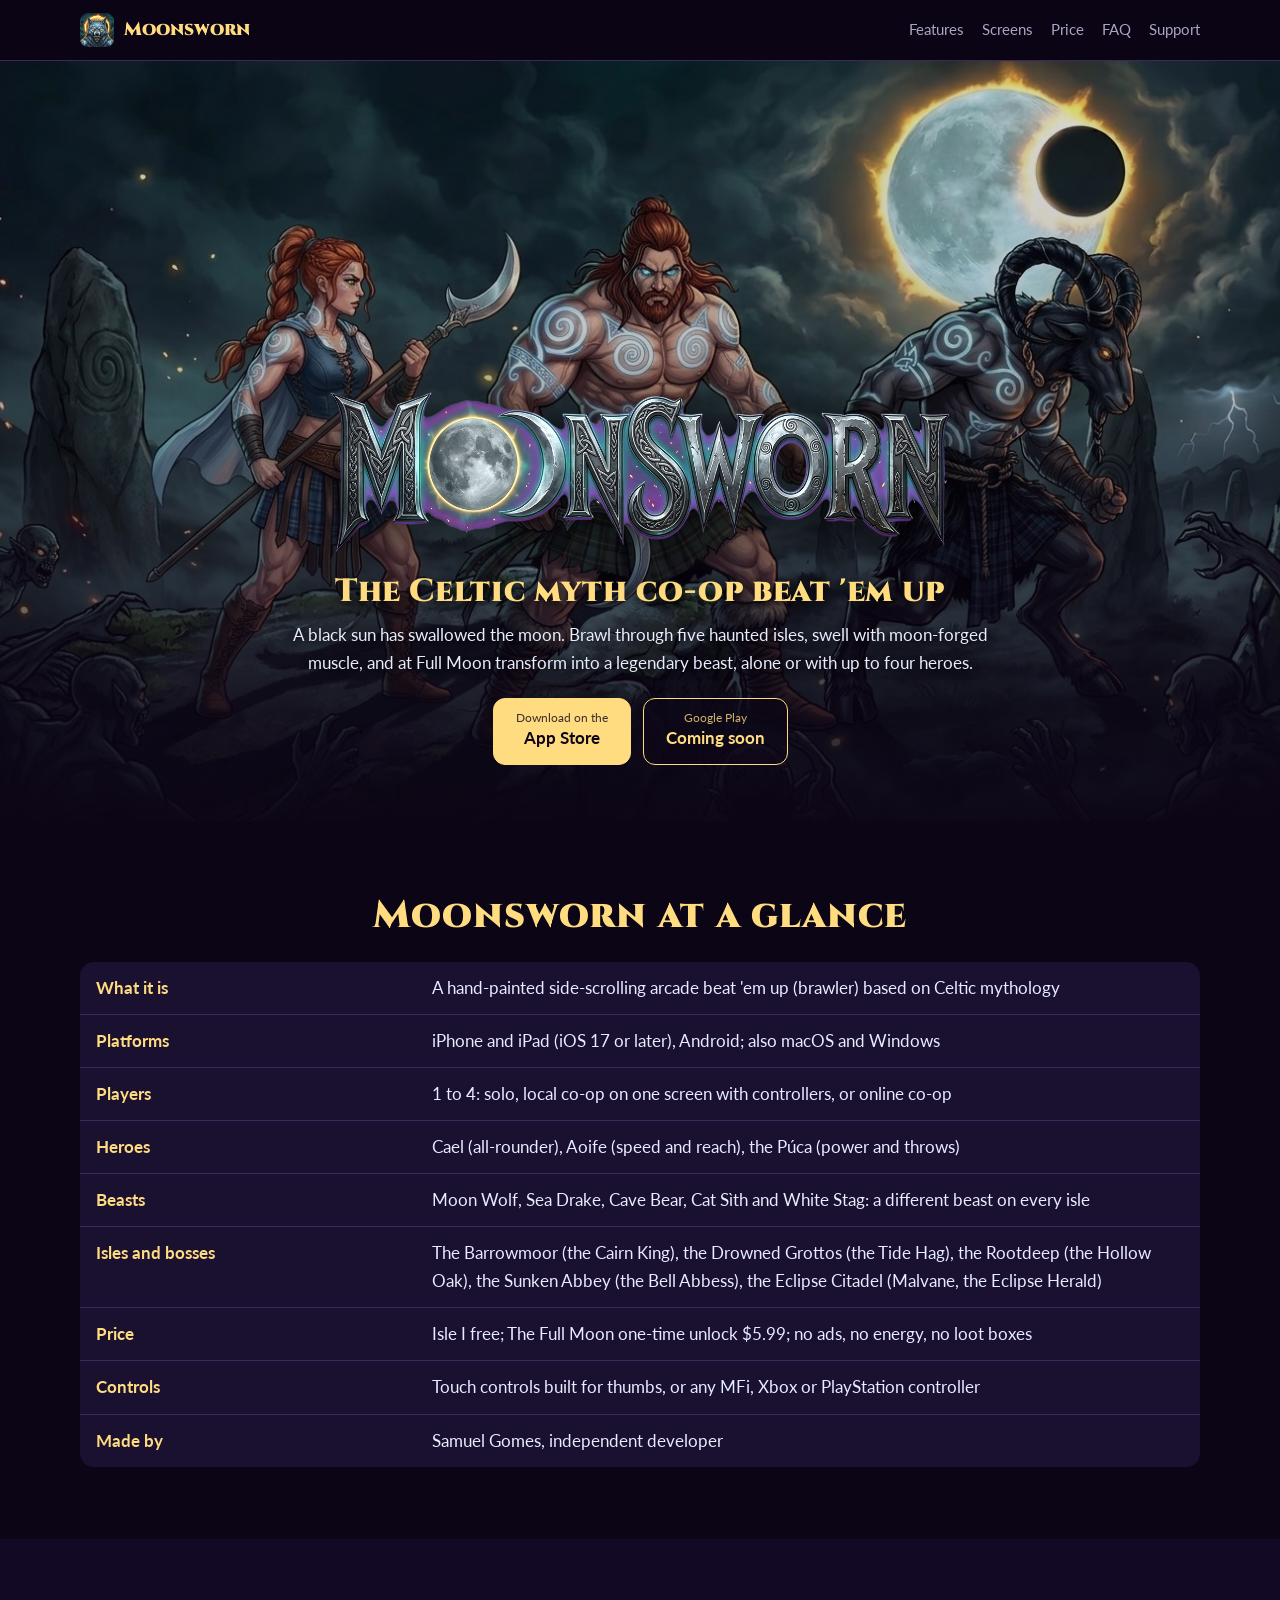
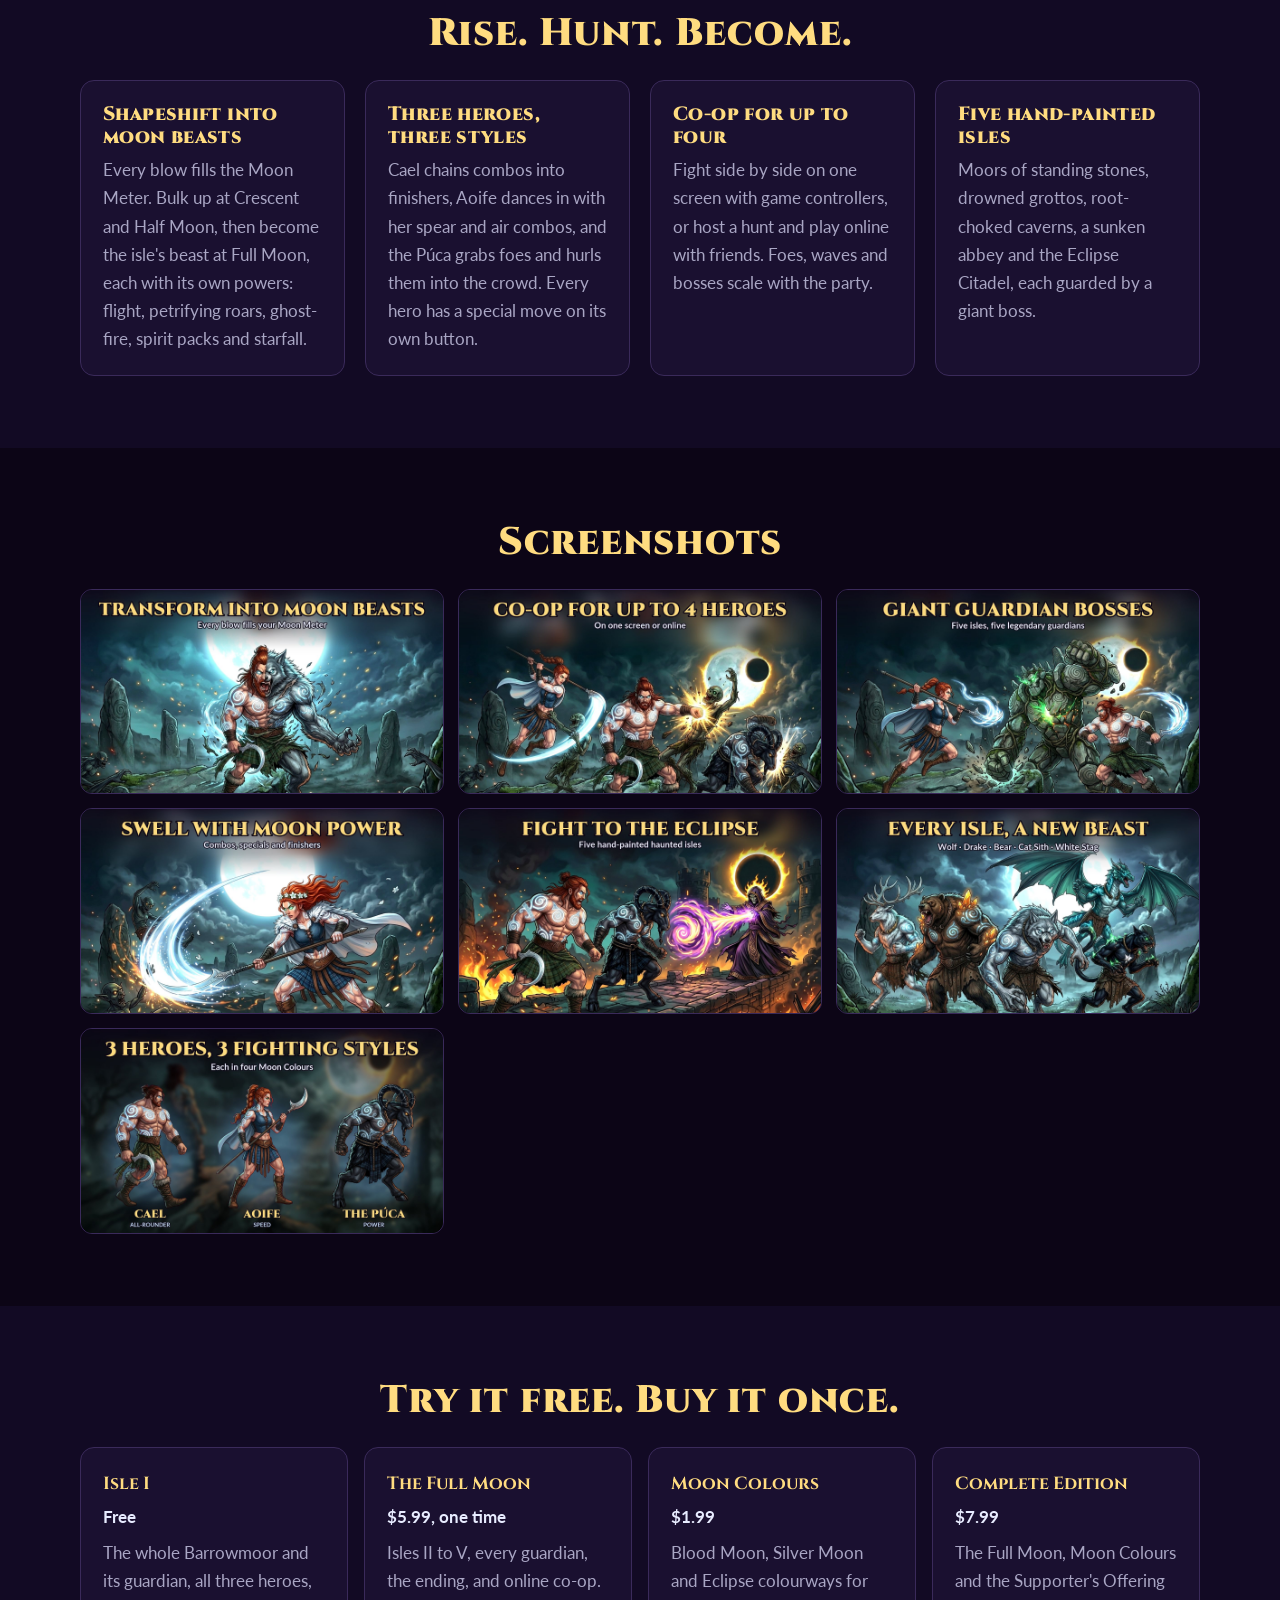
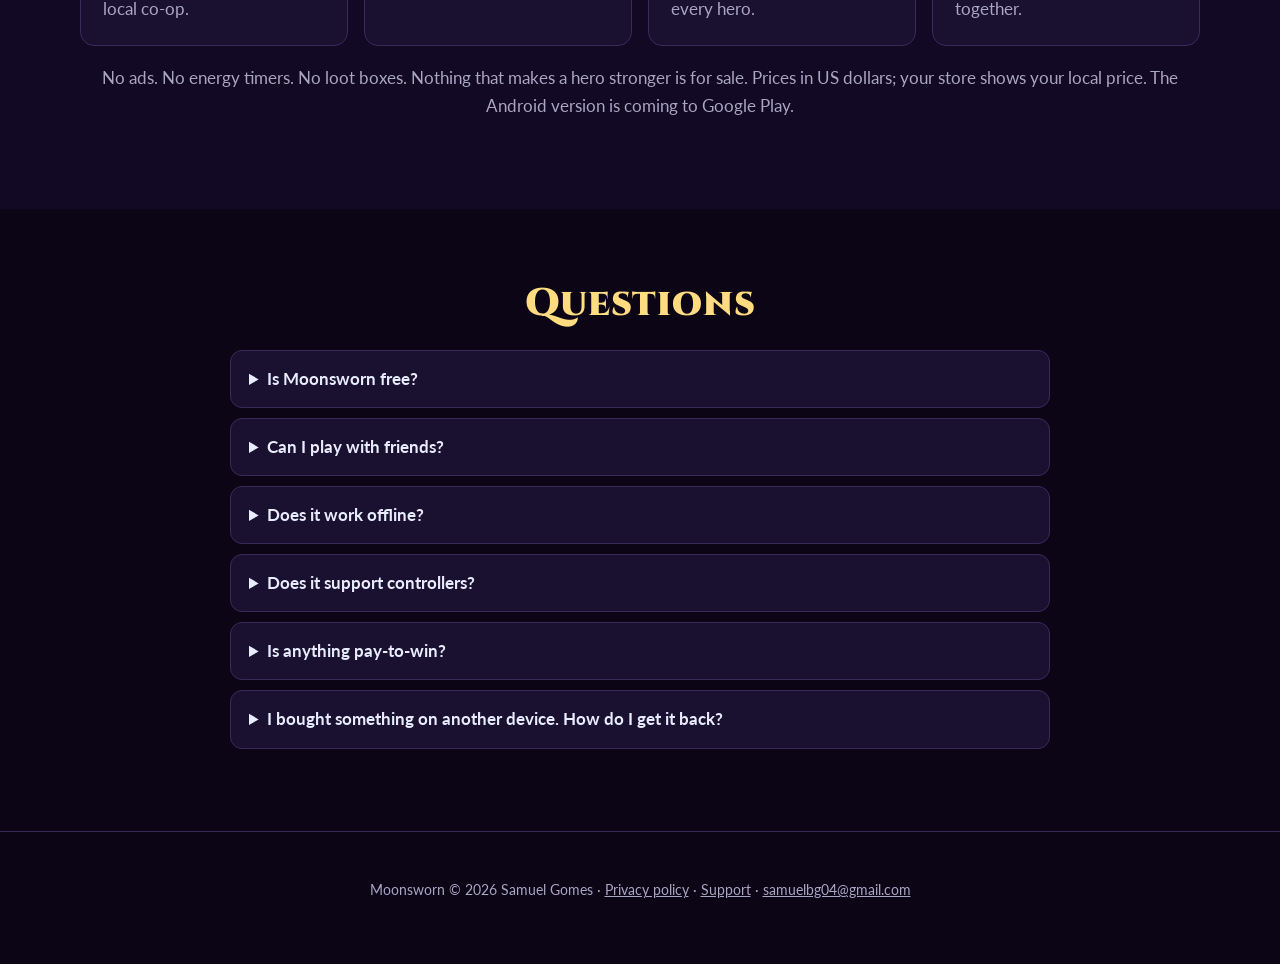
<file: index.html>
<!doctype html>
<html lang="en">
<head>
<meta charset="utf-8">
<meta name="viewport" content="width=device-width, initial-scale=1">
<title>Moonsworn: Co-op Celtic Myth Beat 'em Up for iPhone, iPad and Android</title>
<meta name="description" content="Moonsworn is a hand-painted Celtic myth beat 'em up for iPhone, iPad and Android. Brawl through five haunted isles, transform into moon beasts, and play co-op with up to 4 heroes. Isle I is free; no ads.">
<link rel="canonical" href="https://samukbg.github.io/moonsworn-game/">
<meta name="theme-color" content="#0c0516">
<link rel="icon" href="img/icon.png">
<link rel="apple-touch-icon" href="img/icon.png">
<meta property="og:type" content="website">
<meta property="og:site_name" content="Moonsworn">
<meta property="og:title" content="Moonsworn: the Celtic myth co-op beat 'em up">
<meta property="og:description" content="Brawl through five haunted isles, transform into moon beasts, play with up to 4 friends. Isle I is free.">
<meta property="og:image" content="https://samukbg.github.io/moonsworn-game/img/og-card.jpg">
<meta property="og:url" content="https://samukbg.github.io/moonsworn-game/">
<meta name="twitter:card" content="summary_large_image">
<meta name="apple-itunes-app" content="app-id=6824372200">
<link rel="preconnect" href="https://fonts.googleapis.com">
<link rel="preconnect" href="https://fonts.gstatic.com" crossorigin>
<link href="https://fonts.googleapis.com/css2?family=Cinzel:wght@700;900&family=Lato:wght@400;700&display=swap" rel="stylesheet">
<link rel="stylesheet" href="style.css">
<script type="application/ld+json">
{
	"@context": "https://schema.org",
	"@graph": [
		{
			"@type": "VideoGame",
			"@id": "https://samukbg.github.io/moonsworn-game/#game",
			"name": "Moonsworn",
			"alternateName": "Moonsworn: Co-op Beat 'em Up",
			"url": "https://samukbg.github.io/moonsworn-game/",
			"description": "Moonsworn is a hand-painted side-scrolling beat 'em up based on Celtic mythology. Three heroes (Cael, Aoife and the Púca) fight across five haunted isles, grow stronger with the Moon Meter and transform into moon beasts. Up to 4 players in local or online co-op.",
			"genre": ["Beat 'em up", "Brawler", "Action", "Arcade", "Side-scroller"],
			"gamePlatform": ["iPhone", "iPad", "Android", "macOS", "Windows"],
			"operatingSystem": "iOS 17+, iPadOS 17+, Android 7+",
			"applicationCategory": "Game",
			"playMode": ["SinglePlayer", "CoOp", "MultiPlayer"],
			"numberOfPlayers": {"@type": "QuantitativeValue", "minValue": 1, "maxValue": 4},
			"gameItem": ["Moon Wolf", "Sea Drake", "Cave Bear", "Cat Sìth", "White Stag"],
			"character": [
				{"@type": "Person", "name": "Cael", "description": "The Moonsworn, an all-rounder warrior with sickle and glaive"},
				{"@type": "Person", "name": "Aoife", "description": "The Spear-Dancer: speed, reach, double jump and air combos"},
				{"@type": "Person", "name": "The Púca", "description": "The Moon-Goat, a fae powerhouse who grabs and hurls foes"}
			],
			"gameLocation": ["The Barrowmoor", "The Drowned Grottos", "The Rootdeep", "The Sunken Abbey", "The Eclipse Citadel"],
			"inLanguage": "en",
			"isAccessibleForFree": true,
			"contentRating": "Fantasy violence",
			"image": "https://samukbg.github.io/moonsworn-game/img/key-art.jpg",
			"screenshot": [
				"https://samukbg.github.io/moonsworn-game/img/02-moon-beasts.jpg",
				"https://samukbg.github.io/moonsworn-game/img/03-co-op.jpg",
				"https://samukbg.github.io/moonsworn-game/img/04-guardian-bosses.jpg"
			],
			"author": {"@type": "Person", "name": "Samuel Gomes"},
			"publisher": {"@type": "Person", "name": "Samuel Gomes"},
			"offers": [
				{"@type": "Offer", "name": "Moonsworn (Isle I)", "price": "0", "priceCurrency": "USD", "category": "free"},
				{"@type": "Offer", "name": "The Full Moon (Isles II to V and online co-op)", "price": "5.99", "priceCurrency": "USD"},
				{"@type": "Offer", "name": "Complete Edition", "price": "7.99", "priceCurrency": "USD"}
			],
			"sameAs": ["https://apps.apple.com/app/id6824372200"]
		},
		{
			"@type": "FAQPage",
			"mainEntity": [
				{"@type": "Question", "name": "Is Moonsworn free?", "acceptedAnswer": {"@type": "Answer", "text": "Isle I, the Barrowmoor, is free to play from start to finish with all three heroes. The Full Moon is a one-time purchase ($5.99 in the US) that unlocks Isles II to V, the ending and online co-op. There are no ads, energy timers or loot boxes."}},
				{"@type": "Question", "name": "Can I play Moonsworn with friends?", "acceptedAnswer": {"@type": "Answer", "text": "Yes. Up to 4 players can play together on one screen with game controllers, or online (online co-op is part of The Full Moon, and every player online needs it)."}},
				{"@type": "Question", "name": "Does Moonsworn work offline?", "acceptedAnswer": {"@type": "Answer", "text": "Yes. Solo and local co-op play work fully offline, with no account."}},
				{"@type": "Question", "name": "Does Moonsworn support game controllers?", "acceptedAnswer": {"@type": "Answer", "text": "Yes: MFi, Xbox and PlayStation controllers. On phones it also has console-style touch controls with punch, kick, jump and special buttons."}},
				{"@type": "Question", "name": "What games is Moonsworn like?", "acceptedAnswer": {"@type": "Answer", "text": "It is a classic arcade side-scrolling beat 'em up in the tradition of the coin-op brawlers where the hero transforms into a beast, with hand-painted art and Celtic mythology."}},
				{"@type": "Question", "name": "Is there anything pay-to-win?", "acceptedAnswer": {"@type": "Answer", "text": "No. Beyond The Full Moon, the extras are cosmetic: Moon Colours (hero colourways) and the Supporter's Offering (an art gallery and a title crest). Nothing that makes a hero stronger is for sale."}}
			]
		}
	]
}
</script>
</head>
<body>
<header class="top">
	<div class="wrap">
		<a class="brand" href="#"><img src="img/icon.png" alt="" width="34" height="34"><span>Moonsworn</span></a>
		<nav><a href="#features">Features</a><a href="#screens">Screens</a><a href="#price">Price</a><a href="#faq">FAQ</a><a href="support/">Support</a></nav>
	</div>
</header>

<main>
<section class="hero">
	<div>
		<img class="logo" src="img/logo.png" alt="Moonsworn" width="1200" height="311">
		<h1>The Celtic myth co-op beat 'em up</h1>
		<p class="lede">A black sun has swallowed the moon. Brawl through five haunted isles, swell with moon-forged muscle, and at Full Moon transform into a legendary beast, alone or with up to four heroes.</p>
		<div class="stores">
			<a class="btn" href="https://apps.apple.com/app/id6824372200"><span><small>Download on the</small>App Store</span></a>
			<a class="btn ghost" href="#price"><span><small>Google Play</small>Coming soon</span></a>
		</div>
	</div>
</section>

<section id="about">
	<div class="wrap">
		<h2>Moonsworn at a glance</h2>
		<table class="facts">
			<tr><th>What it is</th><td>A hand-painted side-scrolling arcade beat 'em up (brawler) based on Celtic mythology</td></tr>
			<tr><th>Platforms</th><td>iPhone and iPad (iOS 17 or later), Android; also macOS and Windows</td></tr>
			<tr><th>Players</th><td>1 to 4: solo, local co-op on one screen with controllers, or online co-op</td></tr>
			<tr><th>Heroes</th><td>Cael (all-rounder), Aoife (speed and reach), the Púca (power and throws)</td></tr>
			<tr><th>Beasts</th><td>Moon Wolf, Sea Drake, Cave Bear, Cat Sìth and White Stag: a different beast on every isle</td></tr>
			<tr><th>Isles and bosses</th><td>The Barrowmoor (the Cairn King), the Drowned Grottos (the Tide Hag), the Rootdeep (the Hollow Oak), the Sunken Abbey (the Bell Abbess), the Eclipse Citadel (Malvane, the Eclipse Herald)</td></tr>
			<tr><th>Price</th><td>Isle I free; The Full Moon one-time unlock $5.99; no ads, no energy, no loot boxes</td></tr>
			<tr><th>Controls</th><td>Touch controls built for thumbs, or any MFi, Xbox or PlayStation controller</td></tr>
			<tr><th>Made by</th><td>Samuel Gomes, independent developer</td></tr>
		</table>
	</div>
</section>

<section id="features" class="alt">
	<div class="wrap">
		<h2>Rise. Hunt. Become.</h2>
		<div class="grid">
			<div class="card"><h3>Shapeshift into moon beasts</h3><p>Every blow fills the Moon Meter. Bulk up at Crescent and Half Moon, then become the isle's beast at Full Moon, each with its own powers: flight, petrifying roars, ghost-fire, spirit packs and starfall.</p></div>
			<div class="card"><h3>Three heroes, three styles</h3><p>Cael chains combos into finishers, Aoife dances in with her spear and air combos, and the Púca grabs foes and hurls them into the crowd. Every hero has a special move on its own button.</p></div>
			<div class="card"><h3>Co-op for up to four</h3><p>Fight side by side on one screen with game controllers, or host a hunt and play online with friends. Foes, waves and bosses scale with the party.</p></div>
			<div class="card"><h3>Five hand-painted isles</h3><p>Moors of standing stones, drowned grottos, root-choked caverns, a sunken abbey and the Eclipse Citadel, each guarded by a giant boss.</p></div>
		</div>
	</div>
</section>

<section id="screens">
	<div class="wrap">
		<h2>Screenshots</h2>
		<div class="shots">
			<img src="img/02-moon-beasts.jpg" alt="Moonsworn promo art: Cael transforming into the Moon Wolf under the full moon" loading="lazy" width="1600" height="900">
			<img src="img/03-co-op.jpg" alt="Moonsworn promo art: Aoife, Cael and the Púca brawling side by side in co-op" loading="lazy" width="1600" height="900">
			<img src="img/04-guardian-bosses.jpg" alt="Moonsworn promo art: Aoife and Cael fighting the Cairn King, a giant stone guardian boss" loading="lazy" width="1600" height="900">
			<img src="img/05-moon-power.jpg" alt="Moonsworn promo art: Aoife unleashing a moon-powered glaive slash" loading="lazy" width="1600" height="900">
			<img src="img/06-eclipse-isle.jpg" alt="Moonsworn promo art: Cael and the Púca charging the eclipse sorcerer Malvane" loading="lazy" width="1600" height="900">
			<img src="img/07-moon-beasts.jpg" alt="Moonsworn promo art: the five moon beasts, Wolf, Drake, Bear, Cat Sìth and White Stag" loading="lazy" width="1600" height="900">
			<img src="img/08-heroes.jpg" alt="Moonsworn heroes: Cael, Aoife and the Púca" loading="lazy" width="1600" height="900">
		</div>
	</div>
</section>

<section id="price" class="alt">
	<div class="wrap">
		<h2>Try it free. Buy it once.</h2>
		<div class="price">
			<div class="card"><strong>Isle I</strong><div class="amt">Free</div><p>The whole Barrowmoor and its guardian, all three heroes, local co-op.</p></div>
			<div class="card"><strong>The Full Moon</strong><div class="amt">$5.99, one time</div><p>Isles II to V, every guardian, the ending, and online co-op.</p></div>
			<div class="card"><strong>Moon Colours</strong><div class="amt">$1.99</div><p>Blood Moon, Silver Moon and Eclipse colourways for every hero.</p></div>
			<div class="card"><strong>Complete Edition</strong><div class="amt">$7.99</div><p>The Full Moon, Moon Colours and the Supporter's Offering together.</p></div>
		</div>
		<p style="text-align:center;color:var(--muted);margin-top:18px">No ads. No energy timers. No loot boxes. Nothing that makes a hero stronger is for sale. Prices in US dollars; your store shows your local price. The Android version is coming to Google Play.</p>
	</div>
</section>

<section id="faq">
	<div class="wrap" style="max-width:820px">
		<h2>Questions</h2>
		<details><summary>Is Moonsworn free?</summary><p>Isle I, the Barrowmoor, is free from start to finish with all three heroes. The Full Moon is a one-time purchase ($5.99 in the US) that unlocks Isles II to V, the ending and online co-op. No ads, energy timers or loot boxes.</p></details>
		<details><summary>Can I play with friends?</summary><p>Yes: up to 4 players on one screen with game controllers, or online. Online co-op is part of The Full Moon, and every player online needs it.</p></details>
		<details><summary>Does it work offline?</summary><p>Yes. Solo and local co-op play are fully offline, with no account.</p></details>
		<details><summary>Does it support controllers?</summary><p>Yes: MFi, Xbox and PlayStation controllers. On phones there are console-style touch controls with punch, kick, jump and special buttons.</p></details>
		<details><summary>Is anything pay-to-win?</summary><p>No. The extras beyond The Full Moon are cosmetic: Moon Colours and the Supporter's Offering (an art gallery and a title crest).</p></details>
		<details><summary>I bought something on another device. How do I get it back?</summary><p>Open the MOON SHRINE on the title menu and choose RESTORE PURCHASES, signed in with the same Apple ID or Google account.</p></details>
	</div>
</section>
</main>

<footer>
	<div class="wrap">
		<p>Moonsworn © 2026 Samuel Gomes · <a href="privacy/">Privacy policy</a> · <a href="support/">Support</a> · <a href="mailto:samuelbg04@gmail.com">samuelbg04@gmail.com</a></p>
	</div>
</footer>
</body>
</html>
</file>
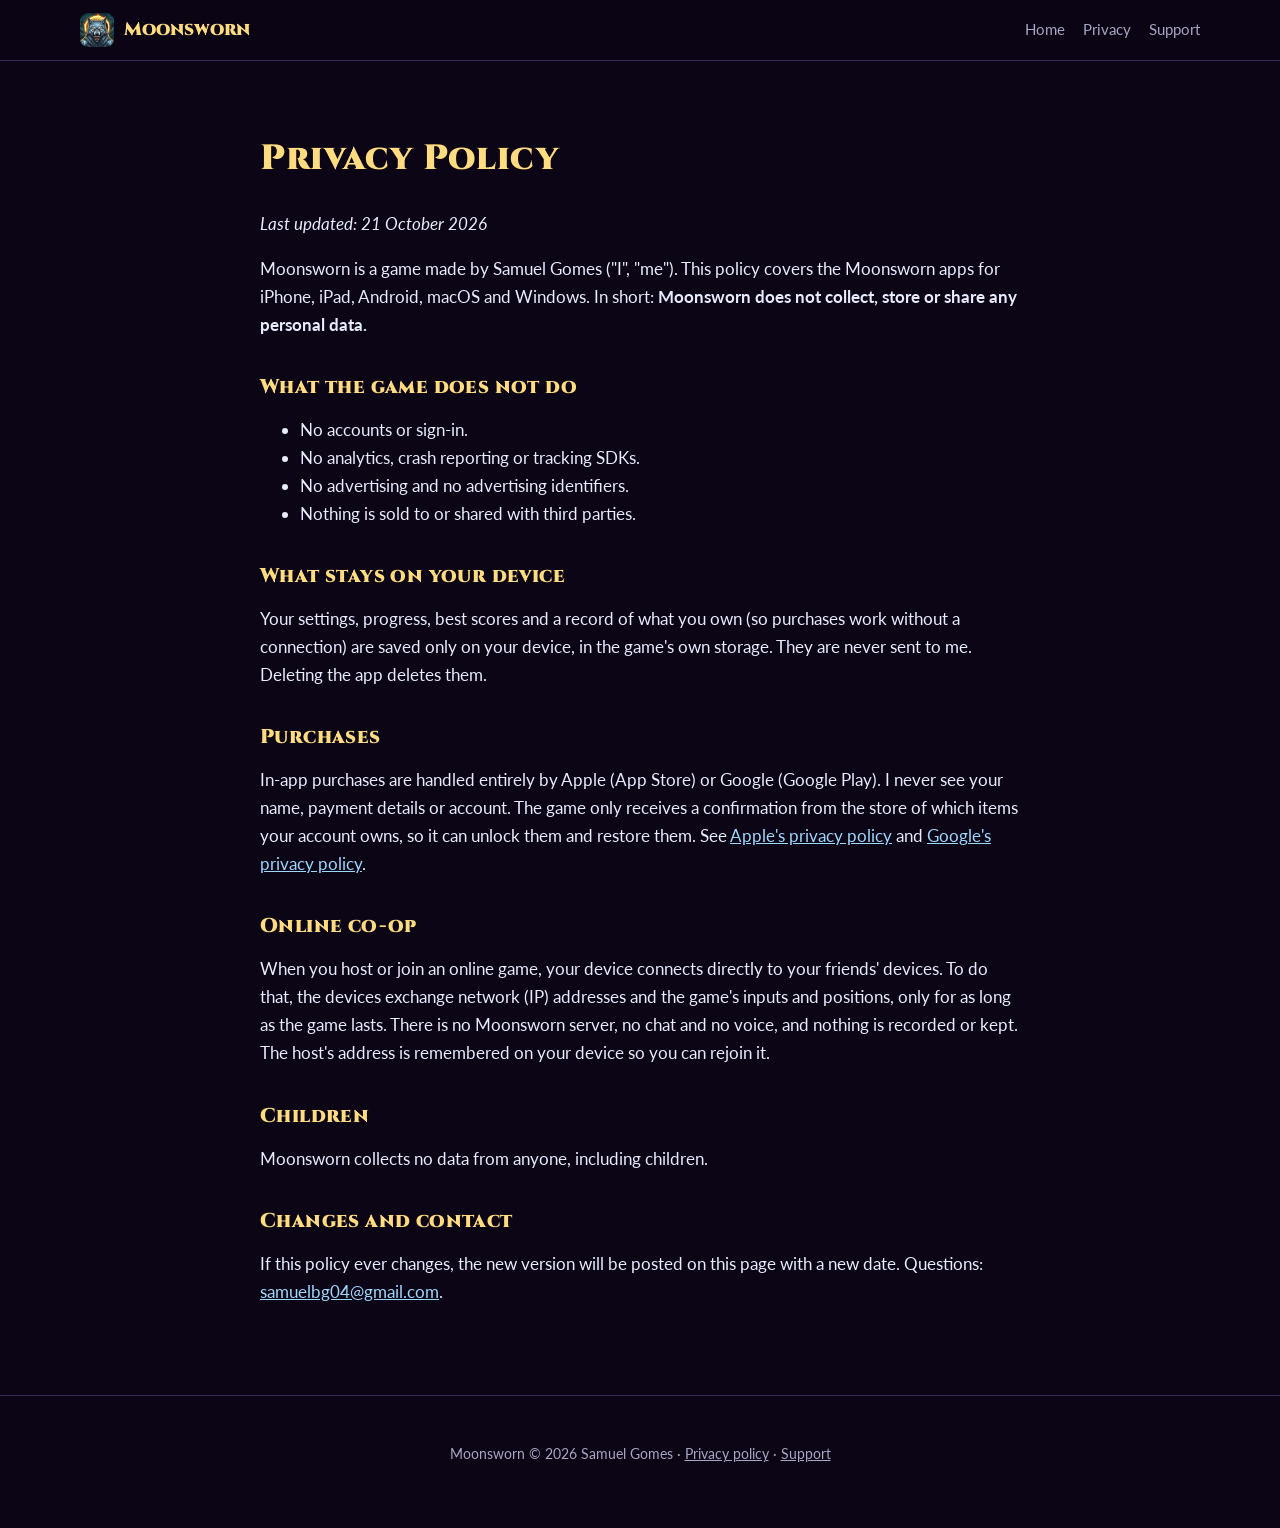
<file: privacy/index.html>
<!doctype html>
<html lang="en">
<head>
<meta charset="utf-8">
<meta name="viewport" content="width=device-width, initial-scale=1">
<title>Privacy Policy · Moonsworn</title>
<meta name="description" content="Moonsworn collects no personal data: no accounts, no analytics, no ads, no tracking.">
<link rel="canonical" href="https://samukbg.github.io/moonsworn-game/privacy/">
<meta name="theme-color" content="#0c0516">
<link rel="icon" href="../img/icon.png">
<link rel="preconnect" href="https://fonts.googleapis.com">
<link rel="preconnect" href="https://fonts.gstatic.com" crossorigin>
<link href="https://fonts.googleapis.com/css2?family=Cinzel:wght@700;900&family=Lato:wght@400;700&display=swap" rel="stylesheet">
<link rel="stylesheet" href="../style.css">
</head>
<body>
<header class="top">
	<div class="wrap">
		<a class="brand" href="../"><img src="../img/icon.png" alt="" width="34" height="34"><span>Moonsworn</span></a>
		<nav><a href="../">Home</a><a href="../privacy/">Privacy</a><a href="../support/">Support</a></nav>
	</div>
</header>
<main class="wrap">
<article class="doc">
<h1>Privacy Policy</h1>
<p><em>Last updated: 21 October 2026</em></p>
<p>Moonsworn is a game made by Samuel Gomes ("I", "me"). This policy covers the Moonsworn apps for iPhone, iPad, Android, macOS and Windows. In short: <strong>Moonsworn does not collect, store or share any personal data.</strong></p>

<h2>What the game does not do</h2>
<ul>
	<li>No accounts or sign-in.</li>
	<li>No analytics, crash reporting or tracking SDKs.</li>
	<li>No advertising and no advertising identifiers.</li>
	<li>Nothing is sold to or shared with third parties.</li>
</ul>

<h2>What stays on your device</h2>
<p>Your settings, progress, best scores and a record of what you own (so purchases work without a connection) are saved only on your device, in the game's own storage. They are never sent to me. Deleting the app deletes them.</p>

<h2>Purchases</h2>
<p>In-app purchases are handled entirely by Apple (App Store) or Google (Google Play). I never see your name, payment details or account. The game only receives a confirmation from the store of which items your account owns, so it can unlock them and restore them. See <a href="https://www.apple.com/legal/privacy/">Apple's privacy policy</a> and <a href="https://policies.google.com/privacy">Google's privacy policy</a>.</p>

<h2>Online co-op</h2>
<p>When you host or join an online game, your device connects directly to your friends' devices. To do that, the devices exchange network (IP) addresses and the game's inputs and positions, only for as long as the game lasts. There is no Moonsworn server, no chat and no voice, and nothing is recorded or kept. The host's address is remembered on your device so you can rejoin it.</p>

<h2>Children</h2>
<p>Moonsworn collects no data from anyone, including children.</p>

<h2>Changes and contact</h2>
<p>If this policy ever changes, the new version will be posted on this page with a new date. Questions: <a href="mailto:samuelbg04@gmail.com">samuelbg04@gmail.com</a>.</p>
</article>
</main>
<footer>
	<div class="wrap">
		<p>Moonsworn © 2026 Samuel Gomes · <a href="../privacy/">Privacy policy</a> · <a href="../support/">Support</a></p>
	</div>
</footer>
</body>
</html>
</file>
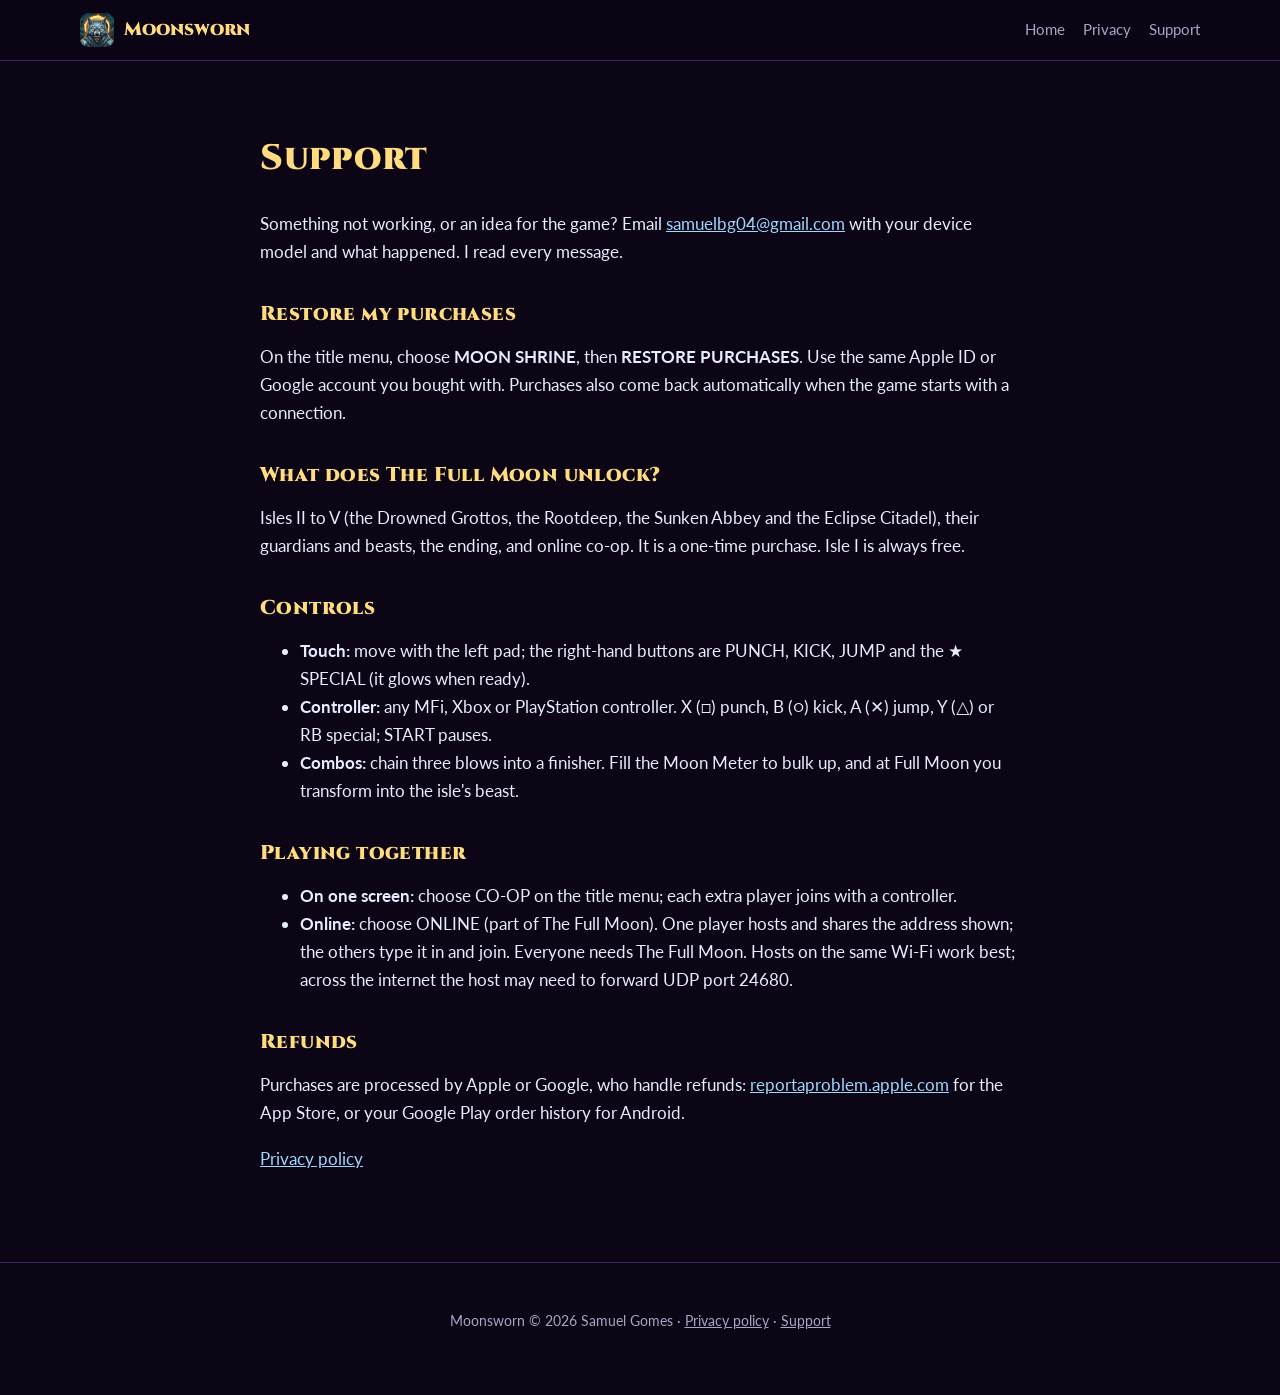
<file: support/index.html>
<!doctype html>
<html lang="en">
<head>
<meta charset="utf-8">
<meta name="viewport" content="width=device-width, initial-scale=1">
<title>Support · Moonsworn</title>
<meta name="description" content="Help with Moonsworn: purchases, restoring, controls, online co-op and contact.">
<link rel="canonical" href="https://samukbg.github.io/moonsworn-game/support/">
<meta name="theme-color" content="#0c0516">
<link rel="icon" href="../img/icon.png">
<link rel="preconnect" href="https://fonts.googleapis.com">
<link rel="preconnect" href="https://fonts.gstatic.com" crossorigin>
<link href="https://fonts.googleapis.com/css2?family=Cinzel:wght@700;900&family=Lato:wght@400;700&display=swap" rel="stylesheet">
<link rel="stylesheet" href="../style.css">
</head>
<body>
<header class="top">
	<div class="wrap">
		<a class="brand" href="../"><img src="../img/icon.png" alt="" width="34" height="34"><span>Moonsworn</span></a>
		<nav><a href="../">Home</a><a href="../privacy/">Privacy</a><a href="../support/">Support</a></nav>
	</div>
</header>
<main class="wrap">
<article class="doc">
<h1>Support</h1>
<p>Something not working, or an idea for the game? Email <a href="mailto:samuelbg04@gmail.com">samuelbg04@gmail.com</a> with your device model and what happened. I read every message.</p>

<h2>Restore my purchases</h2>
<p>On the title menu, choose <strong>MOON SHRINE</strong>, then <strong>RESTORE PURCHASES</strong>. Use the same Apple ID or Google account you bought with. Purchases also come back automatically when the game starts with a connection.</p>

<h2>What does The Full Moon unlock?</h2>
<p>Isles II to V (the Drowned Grottos, the Rootdeep, the Sunken Abbey and the Eclipse Citadel), their guardians and beasts, the ending, and online co-op. It is a one-time purchase. Isle I is always free.</p>

<h2>Controls</h2>
<ul>
	<li><strong>Touch:</strong> move with the left pad; the right-hand buttons are PUNCH, KICK, JUMP and the ★ SPECIAL (it glows when ready).</li>
	<li><strong>Controller:</strong> any MFi, Xbox or PlayStation controller. X (□) punch, B (○) kick, A (✕) jump, Y (△) or RB special; START pauses.</li>
	<li><strong>Combos:</strong> chain three blows into a finisher. Fill the Moon Meter to bulk up, and at Full Moon you transform into the isle's beast.</li>
</ul>

<h2>Playing together</h2>
<ul>
	<li><strong>On one screen:</strong> choose CO-OP on the title menu; each extra player joins with a controller.</li>
	<li><strong>Online:</strong> choose ONLINE (part of The Full Moon). One player hosts and shares the address shown; the others type it in and join. Everyone needs The Full Moon. Hosts on the same Wi-Fi work best; across the internet the host may need to forward UDP port 24680.</li>
</ul>

<h2>Refunds</h2>
<p>Purchases are processed by Apple or Google, who handle refunds: <a href="https://reportaproblem.apple.com">reportaproblem.apple.com</a> for the App Store, or your Google Play order history for Android.</p>

<p><a href="../privacy/">Privacy policy</a></p>
</article>
</main>
<footer>
	<div class="wrap">
		<p>Moonsworn © 2026 Samuel Gomes · <a href="../privacy/">Privacy policy</a> · <a href="../support/">Support</a></p>
	</div>
</footer>
</body>
</html>
</file>
<file: style.css>
:root {
	--ink: #0c0516;
	--night: #120a24;
	--panel: #1a1030;
	--line: #3a2a5a;
	--text: #e8ecff;
	--muted: #a9a6c4;
	--gold: #ffdc80;
	--ember: #ffaa3c;
	--moon: #9fd8ff;
}

* { box-sizing: border-box; }

html { scroll-behavior: smooth; }

body {
	margin: 0;
	background: var(--ink);
	color: var(--text);
	font: 17px/1.65 "Lato", system-ui, -apple-system, "Segoe UI", sans-serif;
}

a { color: var(--moon); }
a:hover { color: var(--gold); }

h1, h2, h3 {
	font-family: "Cinzel", Georgia, serif;
	font-weight: 900;
	color: var(--gold);
	letter-spacing: 0.02em;
	line-height: 1.2;
}

h2 { font-size: clamp(1.6rem, 4vw, 2.4rem); margin: 0 0 0.6em; text-align: center; }
h3 { font-size: 1.2rem; margin: 0 0 0.4em; }

.wrap { width: min(1120px, 100% - 32px); margin: 0 auto; }

/* header */
.top {
	position: sticky; top: 0; z-index: 5;
	background: rgba(12, 5, 22, 0.86);
	backdrop-filter: blur(8px);
	border-bottom: 1px solid var(--line);
}
.top .wrap { display: flex; align-items: center; justify-content: space-between; gap: 16px; height: 60px; }
.top .brand { display: flex; align-items: center; gap: 10px; text-decoration: none; color: var(--gold);
	font-family: "Cinzel", serif; font-weight: 900; font-size: 1.15rem; }
.top .brand img { width: 34px; height: 34px; border-radius: 8px; }
.top nav { display: flex; gap: 18px; font-size: 0.95rem; }
.top nav a { color: var(--muted); text-decoration: none; }
.top nav a:hover { color: var(--gold); }

/* hero */
.hero {
	position: relative;
	min-height: min(88vh, 760px);
	display: grid; place-items: end center;
	background: url("img/key-art.jpg") center 35% / cover no-repeat;
	text-align: center;
	padding: 0 16px 56px;
}
.hero::after {
	content: ""; position: absolute; inset: 0;
	background: linear-gradient(180deg, rgba(12,5,22,0.15) 0%, rgba(12,5,22,0.25) 45%, rgba(12,5,22,0.96) 100%);
}
.hero > * { position: relative; z-index: 1; }
.hero .logo { width: min(620px, 92%); height: auto; filter: drop-shadow(0 6px 24px rgba(0,0,0,0.8)); }
.hero h1 { font-size: clamp(1.25rem, 3.4vw, 2rem); margin: 0.4em 0 0.3em; text-shadow: 0 2px 12px #000; }
.hero p.lede { max-width: 720px; margin: 0 auto 1.2em; color: var(--text); text-shadow: 0 2px 8px #000; }

.stores { display: flex; flex-wrap: wrap; gap: 12px; justify-content: center; }
.btn {
	display: inline-flex; align-items: center; gap: 10px;
	padding: 12px 22px; border-radius: 12px;
	font-weight: 700; text-decoration: none;
	border: 1px solid var(--gold); color: var(--ink); background: var(--gold);
}
.btn.ghost { background: rgba(12,5,22,0.6); color: var(--gold); }
.btn:hover { filter: brightness(1.08); color: var(--ink); }
.btn.ghost:hover { color: var(--gold); }
.btn small { display: block; font-weight: 400; font-size: 0.75rem; opacity: 0.8; line-height: 1.1; }

section { padding: 72px 0; }
section.alt { background: var(--night); }

/* facts table (quotable by answer engines) */
.facts { width: 100%; border-collapse: collapse; background: var(--panel); border-radius: 14px; overflow: hidden; }
.facts th, .facts td { text-align: left; padding: 12px 16px; border-bottom: 1px solid var(--line); vertical-align: top; }
.facts th { width: 30%; color: var(--gold); font-weight: 700; }
.facts tr:last-child th, .facts tr:last-child td { border-bottom: 0; }

.grid { display: grid; gap: 20px; grid-template-columns: repeat(auto-fit, minmax(240px, 1fr)); }
.card { background: var(--panel); border: 1px solid var(--line); border-radius: 14px; padding: 22px; }
.card p { margin: 0; color: var(--muted); }

.shots { display: grid; gap: 14px; grid-template-columns: repeat(auto-fit, minmax(300px, 1fr)); }
.shots img { width: 100%; height: auto; border-radius: 12px; border: 1px solid var(--line); display: block; }

.price { display: grid; gap: 16px; grid-template-columns: repeat(auto-fit, minmax(220px, 1fr)); }
.price .card strong { display: block; font-family: "Cinzel", serif; color: var(--gold); font-size: 1.1rem; }
.price .card .amt { color: var(--text); font-weight: 700; margin: 4px 0 8px; }

details { background: var(--panel); border: 1px solid var(--line); border-radius: 12px; padding: 14px 18px; margin-bottom: 10px; }
details summary { cursor: pointer; font-weight: 700; color: var(--text); }
details p { color: var(--muted); margin: 10px 0 0; }

footer { border-top: 1px solid var(--line); padding: 32px 0 48px; color: var(--muted); font-size: 0.9rem; text-align: center; }
footer a { color: var(--muted); }

/* legal pages */
.doc { max-width: 760px; margin: 0 auto; padding: 48px 0 72px; }
.doc h1 { font-size: clamp(1.6rem, 4vw, 2.2rem); }
.doc h2 { text-align: left; font-size: 1.25rem; margin-top: 1.8em; }
.doc p, .doc li { color: var(--text); }

@media (max-width: 640px) {
	.top nav { gap: 12px; font-size: 0.85rem; }
	.top .brand span { display: none; }
	section { padding: 52px 0; }
	.facts th { width: 38%; }
}
</file>
